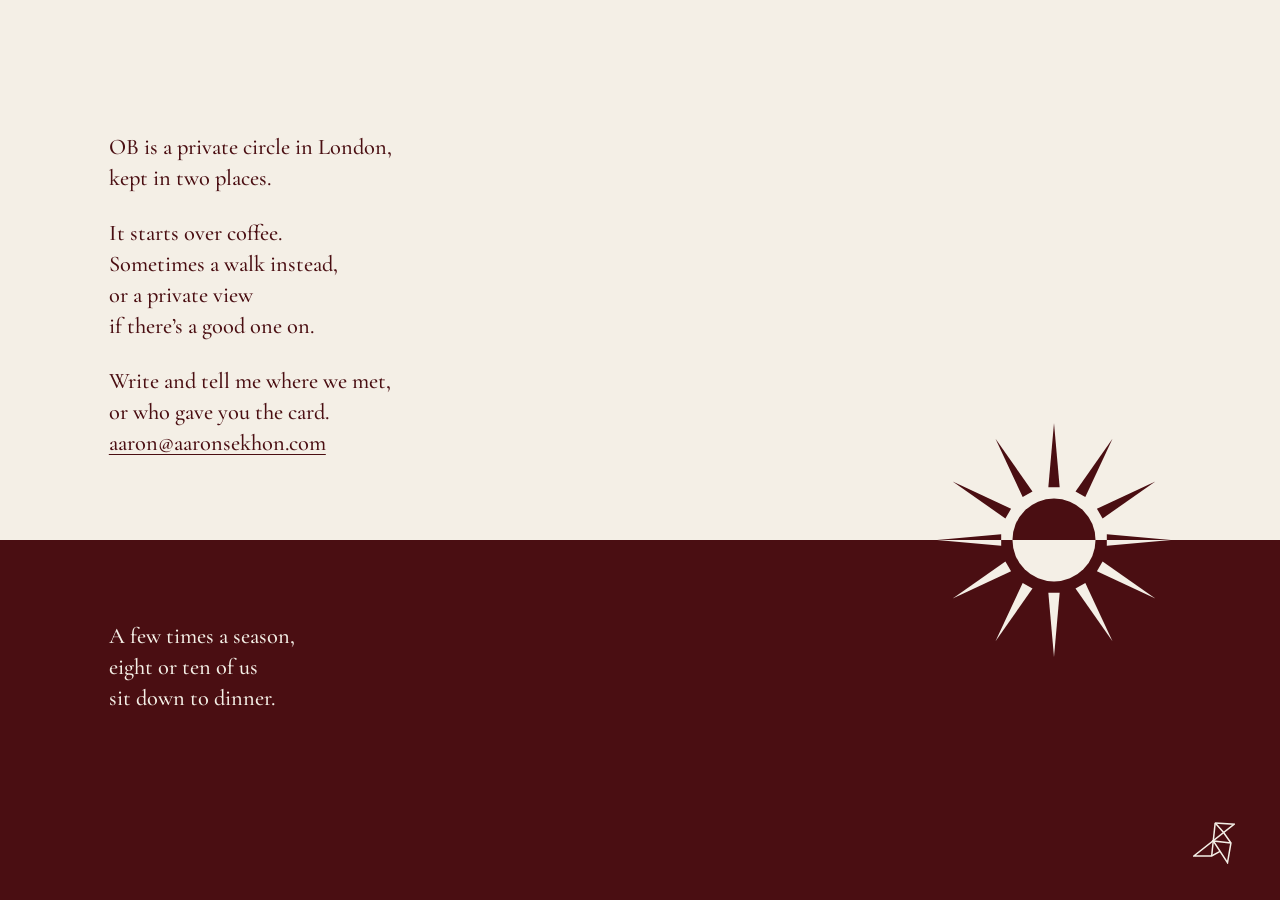
<file: index.html>
<!doctype html>
<html lang="en-GB">
<head>
<meta charset="utf-8">
<meta name="viewport" content="width=device-width, initial-scale=1">
<title>OB</title>
<meta name="description" content="OB, London.">
<meta name="theme-color" content="#F4EFE6">
<meta property="og:type" content="website">
<meta property="og:url" content="https://aaronsekhon.com/">
<meta property="og:title" content="OB">
<meta property="og:description" content="London">
<meta property="og:image" content="https://aaronsekhon.com/share.png">
<meta name="twitter:card" content="summary_large_image">
<link rel="icon" href="favicon.ico">
<link rel="apple-touch-icon" href="apple-touch-icon.png">
<link rel="stylesheet" href="ob.css?v=17">
</head>
<body>
<div class="day">
  <p>OB is a private circle in London,<br>
  kept in two places.</p>
  <p>It starts over coffee.<br>
  Sometimes a walk instead,<br>
  or a private view<br>
  if there&rsquo;s a good one on.</p>
  <p>Write and tell me where we met,<br>
  or who gave you the card.<br>
  <a href="mailto:aaron@aaronsekhon.com">aaron@aaronsekhon.com</a></p>
</div>
<div class="evening">
  <svg class="sun" viewBox="190 190 620 620" aria-hidden="true">
    <defs>
      <g id="sun">
        <circle cx="500" cy="500" r="110"/>
        <polygon id="ray" points="485,360 515,360 500,190"/>
        <use href="#ray" transform="rotate(30 500 500)"/>
        <use href="#ray" transform="rotate(60 500 500)"/>
        <use href="#ray" transform="rotate(90 500 500)"/>
        <use href="#ray" transform="rotate(120 500 500)"/>
        <use href="#ray" transform="rotate(150 500 500)"/>
        <use href="#ray" transform="rotate(180 500 500)"/>
        <use href="#ray" transform="rotate(210 500 500)"/>
        <use href="#ray" transform="rotate(240 500 500)"/>
        <use href="#ray" transform="rotate(270 500 500)"/>
        <use href="#ray" transform="rotate(300 500 500)"/>
        <use href="#ray" transform="rotate(330 500 500)"/>
      </g>
      <clipPath id="above"><rect width="1000" height="500"/></clipPath>
      <clipPath id="below"><rect y="500" width="1000" height="500"/></clipPath>
    </defs>
    <use href="#sun" clip-path="url(#above)" fill="#4A0E12"/>
    <use href="#sun" clip-path="url(#below)" fill="#F4EFE6"/>
  </svg>
  <p>A few times a season,<br>
  eight or ten of us<br>
  sit down to dinner.</p>
  <svg class="bird" viewBox="420 288 552 544" aria-hidden="true">
    <polyline points="710,300 960,316 432,732 664,732 773,672"/>
    <polyline points="710,300 664,732"/>
    <polyline points="710,300 818,422 916,562 871,820 685,535 916,562"/>
  </svg>
</div>
</body>
</html>
</file>
<file: ob.css>
@font-face {
  font-family: "Cormorant Garamond";
  src: url(cormorant-garamond-500.woff2) format("woff2");
  font-weight: 500;
  font-display: swap;
}

html { background: #4A0E12; }
body {
  margin: 0;
  font: 500 clamp(19.5px, .48rem + 1.15vw, 32.5px)/1.38 "Cormorant Garamond", Georgia, serif;
}
p { margin: 0; }

.day, .evening { position: relative; box-sizing: border-box; padding-left: 8.5vw; padding-right: 8.5vw; }
.day {
  min-height: 60vh;
  padding-top: 8vh;
  padding-bottom: 9vh;
  background: #F4EFE6;
  color: #4A0E12;
  display: flex;
  flex-direction: column;
  justify-content: flex-end;
}
.day p + p { margin-top: 1.1em; }
.evening {
  min-height: 40vh;
  padding-top: 9vh;
  background: #4A0E12;
  color: #F4EFE6;
  -webkit-font-smoothing: antialiased;
}

.sun {
  position: absolute;
  top: 0;
  right: 8.5vw;
  width: clamp(96px, 26vh, 250px);
  transform: translateY(-50%);
}

.bird {
  position: absolute;
  right: 3.5vw;
  bottom: 4vh;
  width: clamp(42px, 3.3vw, 60px);
  fill: none;
  stroke: #F4EFE6;
  stroke-width: 1.5;
  stroke-linejoin: miter;
}
.bird * { vector-effect: non-scaling-stroke; }

a { color: inherit; text-decoration-thickness: 1px; text-underline-offset: .2em; }
a:hover { text-decoration-thickness: 2px; }
a:focus-visible { outline: 2px solid currentColor; outline-offset: 5px; text-decoration: none; }

.day ::selection { background: #4A0E12; color: #F4EFE6; }
.evening ::selection { background: #F4EFE6; color: #4A0E12; }

@media (min-width: 1400px) {
  .day, .evening { padding-left: 16.6667vw; padding-right: 16.6667vw; }
  .sun { right: 16.6667vw; }
}

@media (max-width: 700px) {
  body { font-size: 19.5px; }
  .day, .evening { padding-left: 6vw; padding-right: 6vw; }
  .day { min-height: 0; padding-top: 30vw; padding-bottom: 22vw; }
  .evening { min-height: 0; padding-top: 22vw; padding-bottom: 30vw; }
  .sun { right: 6vw; width: 30vw; }
  .bird { right: 5vw; bottom: 5vw; width: 38px; }
}
@media (max-width: 340px) {
  body { font-size: 18px; }
}
</file>
